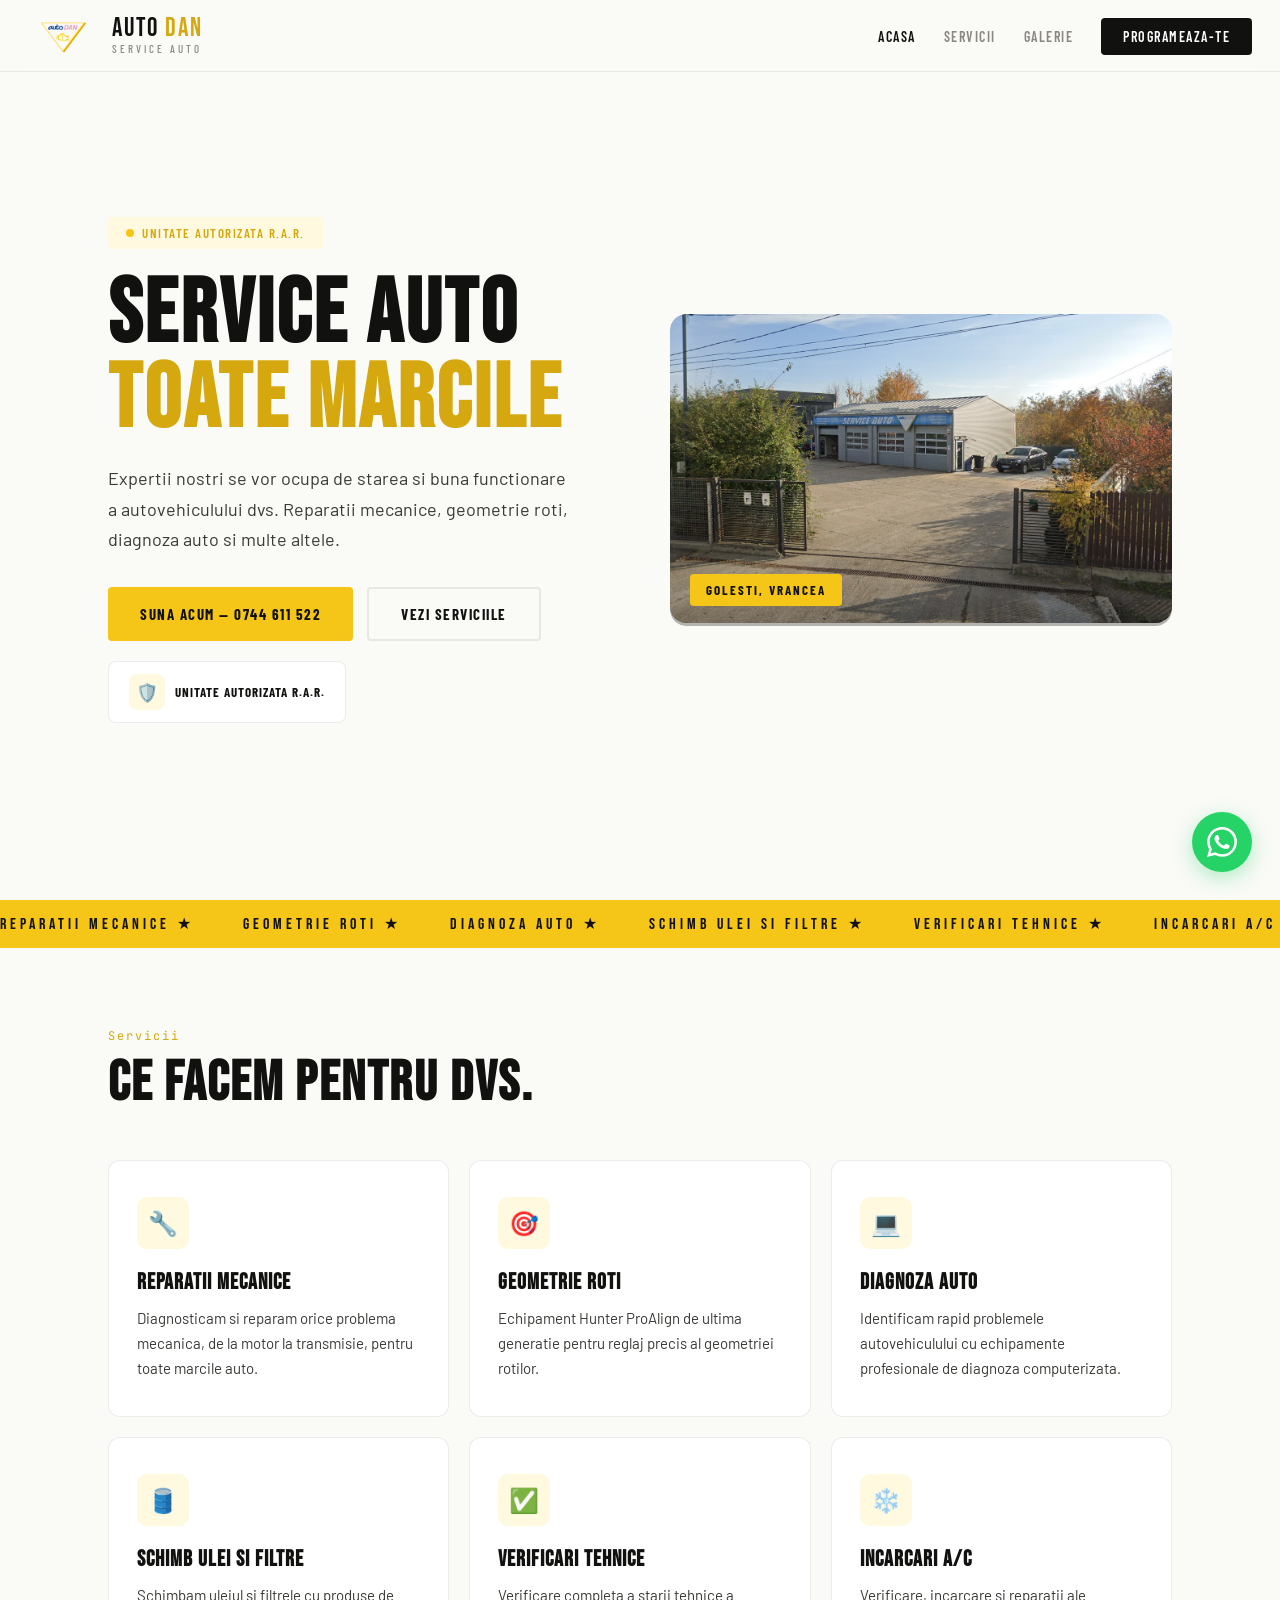
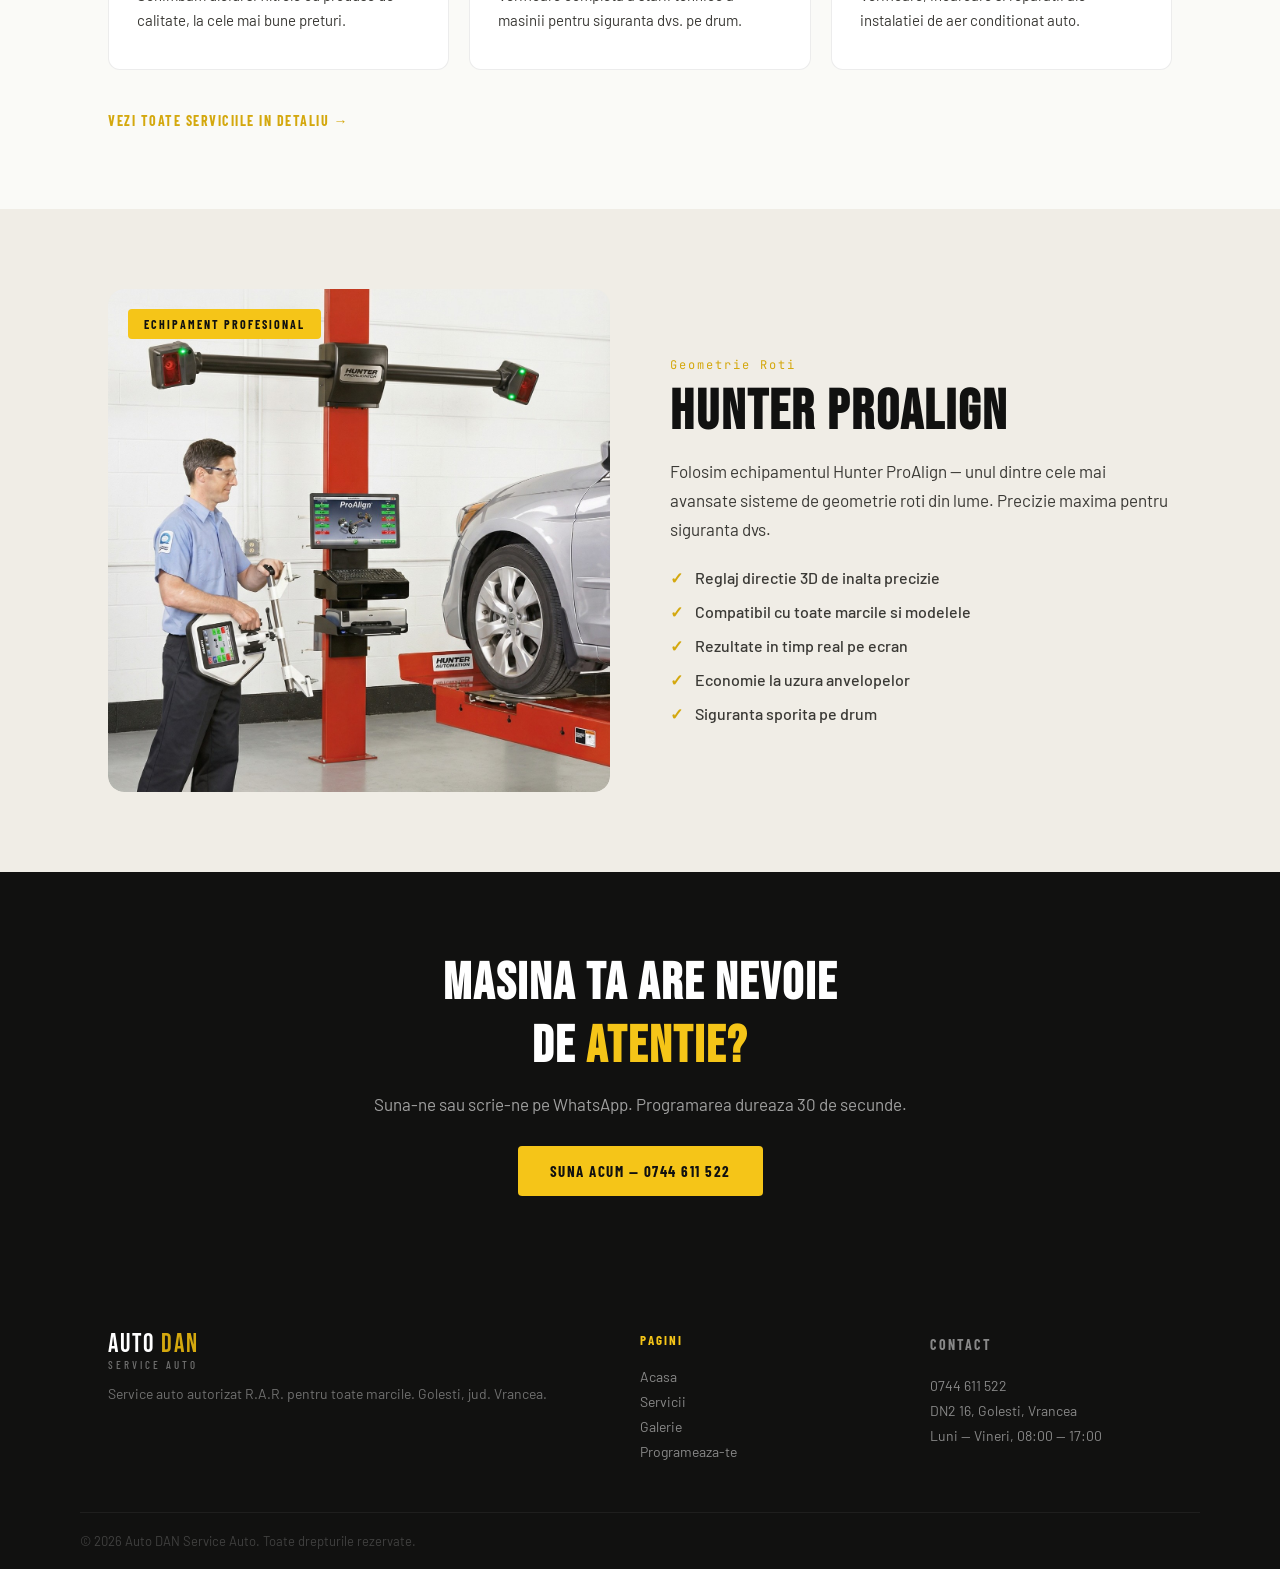
<file: index.html>
<!DOCTYPE html>
<html lang="ro">
<head>
<meta charset="UTF-8">
<meta name="viewport" content="width=device-width, initial-scale=1.0">
<title>Auto DAN — Service Auto Golesti</title>
<link rel="stylesheet" href="style.css">
</head>
<body>

<!-- NAV -->
<nav>
  <a href="index.html" class="logo-wrap">
    <img src="logo.png" alt="Auto DAN" class="logo-img">
    <div class="logo-text">
      <div class="logo-name">AUTO <span>DAN</span></div>
      <div class="logo-sub">Service Auto</div>
    </div>
  </a>
  <ul class="nav-links">
    <li><a href="index.html" class="active">Acasa</a></li>
    <li><a href="servicii.html">Servicii</a></li>
    <li><a href="galerie.html">Galerie</a></li>
    <li><a href="contact.html" class="cta-link">Programeaza-te</a></li>
  </ul>
  <button class="hamburger" id="hamburger" aria-label="Meniu"><span></span><span></span><span></span></button>
</nav>

<!-- MOBILE MENU -->
<div class="mobile-menu" id="mobileMenu">
  <div class="mobile-menu-inner">
    <a href="index.html" class="mobile-link active">Acasa</a>
    <a href="servicii.html" class="mobile-link">Servicii</a>
    <a href="galerie.html" class="mobile-link">Galerie</a>
    <a href="contact.html" class="mobile-link">Programeaza-te</a>
    <div class="mobile-menu-footer">
      <p>0744 611 522</p>
      <p>DN2 16, Golesti</p>
    </div>
  </div>
</div>

<!-- HERO -->
<header class="hero">
  <div class="container">
    <div class="hero-grid">
      <div>
        <div class="hero-badge anim">
          <div class="hero-badge-dot"></div>
          <span class="hero-badge-text">Unitate autorizata R.A.R.</span>
        </div>
        <h1 class="hero-title anim anim-d1">SERVICE AUTO<br><span class="yellow">TOATE MARCILE</span></h1>
        <p class="hero-desc anim anim-d2">Expertii nostri se vor ocupa de starea si buna functionare a autovehiculului dvs. Reparatii mecanice, geometrie roti, diagnoza auto si multe altele.</p>
        <div class="hero-buttons anim anim-d3">
          <a href="tel:0744611522" class="btn-primary btn-yellow">Suna acum — 0744 611 522</a>
          <a href="servicii.html" class="btn-outline">Vezi serviciile</a>
        </div>
        <div class="auth-badge anim anim-d3">
          <div class="auth-badge-icon">🛡️</div>
          <span class="auth-badge-text">Unitate autorizata R.A.R.</span>
        </div>
      </div>
      <div class="hero-image anim anim-d2">
        <img src="afara1.png" alt="Service Auto DAN - exterior">
        <div class="hero-tag">Golesti, Vrancea</div>
      </div>
    </div>
  </div>
</header>

<!-- YELLOW STRIPE -->
<div class="yellow-stripe">
  <div class="stripe-content">
    <span>REPARATII MECANICE ★</span>
    <span>GEOMETRIE ROTI ★</span>
    <span>DIAGNOZA AUTO ★</span>
    <span>SCHIMB ULEI SI FILTRE ★</span>
    <span>VERIFICARI TEHNICE ★</span>
    <span>INCARCARI A/C ★</span>
    <span>REGLAJ DIRECTIE 3D ★</span>
    <span>TOATE MARCILE ★</span>
    <span>REPARATII MECANICE ★</span>
    <span>GEOMETRIE ROTI ★</span>
    <span>DIAGNOZA AUTO ★</span>
    <span>SCHIMB ULEI SI FILTRE ★</span>
    <span>VERIFICARI TEHNICE ★</span>
    <span>INCARCARI A/C ★</span>
    <span>REGLAJ DIRECTIE 3D ★</span>
    <span>TOATE MARCILE ★</span>
  </div>
</div>

<!-- SERVICII PREVIEW -->
<section style="padding: 80px 0;">
  <div class="container">
    <div class="section-header anim">
      <span class="section-label">Servicii</span>
      <h2 class="section-title">CE FACEM <span class="yellow">PENTRU DVS.</span></h2>
    </div>

    <div class="services-grid">
      <div class="service-card anim">
        <div class="sc-icon">🔧</div>
        <h3 class="sc-name">REPARATII MECANICE</h3>
        <p class="sc-desc">Diagnosticam si reparam orice problema mecanica, de la motor la transmisie, pentru toate marcile auto.</p>
      </div>
      <div class="service-card anim anim-d1">
        <div class="sc-icon">🎯</div>
        <h3 class="sc-name">GEOMETRIE ROTI</h3>
        <p class="sc-desc">Echipament Hunter ProAlign de ultima generatie pentru reglaj precis al geometriei rotilor.</p>
      </div>
      <div class="service-card anim anim-d2">
        <div class="sc-icon">💻</div>
        <h3 class="sc-name">DIAGNOZA AUTO</h3>
        <p class="sc-desc">Identificam rapid problemele autovehiculului cu echipamente profesionale de diagnoza computerizata.</p>
      </div>
      <div class="service-card anim">
        <div class="sc-icon">🛢️</div>
        <h3 class="sc-name">SCHIMB ULEI SI FILTRE</h3>
        <p class="sc-desc">Schimbam uleiul si filtrele cu produse de calitate, la cele mai bune preturi.</p>
      </div>
      <div class="service-card anim anim-d1">
        <div class="sc-icon">✅</div>
        <h3 class="sc-name">VERIFICARI TEHNICE</h3>
        <p class="sc-desc">Verificare completa a starii tehnice a masinii pentru siguranta dvs. pe drum.</p>
      </div>
      <div class="service-card anim anim-d2">
        <div class="sc-icon">❄️</div>
        <h3 class="sc-name">INCARCARI A/C</h3>
        <p class="sc-desc">Verificare, incarcare si reparatii ale instalatiei de aer conditionat auto.</p>
      </div>
    </div>

    <div style="margin-top: 40px;" class="anim">
      <a href="servicii.html" style="font-family: var(--font-condensed); font-size: 14px; font-weight: 700; letter-spacing: 1.5px; text-transform: uppercase; color: var(--yellow-dark); text-decoration: none;">Vezi toate serviciile in detaliu →</a>
    </div>
  </div>
</section>

<!-- GEOMETRIE FEATURE -->
<section class="feature-section" style="background: var(--sand); padding: 80px 0;">
  <div class="container">
    <div class="feature-grid">
      <div class="feature-image anim">
        <img src="hunter.jpg" alt="Hunter ProAlign - Geometrie Roti">
        <div class="feature-badge">Echipament profesional</div>
      </div>
      <div class="anim anim-d1">
        <span class="section-label">Geometrie Roti</span>
        <h2 class="section-title">HUNTER <span class="yellow">PROALIGN</span></h2>
        <p class="section-desc">Folosim echipamentul Hunter ProAlign — unul dintre cele mai avansate sisteme de geometrie roti din lume. Precizie maxima pentru siguranta dvs.</p>
        <ul class="feature-list">
          <li>Reglaj directie 3D de inalta precizie</li>
          <li>Compatibil cu toate marcile si modelele</li>
          <li>Rezultate in timp real pe ecran</li>
          <li>Economie la uzura anvelopelor</li>
          <li>Siguranta sporita pe drum</li>
        </ul>
      </div>
    </div>
  </div>
</section>

<!-- CTA BAND -->
<section class="cta-band">
  <div class="container">
    <div class="cta-content anim">
      <h2 class="cta-title">MASINA TA ARE NEVOIE<br>DE <span class="yellow">ATENTIE?</span></h2>
      <p class="cta-desc">Suna-ne sau scrie-ne pe WhatsApp. Programarea dureaza 30 de secunde.</p>
      <a href="tel:0744611522" class="btn-primary btn-yellow">Suna acum — 0744 611 522</a>
    </div>
  </div>
</section>

<!-- FOOTER -->
<footer class="site-footer">
  <div class="container footer-grid">
    <div class="footer-brand">
      <div class="logo-text">
        <div class="logo-name">AUTO <span>DAN</span></div>
        <div class="logo-sub">Service Auto</div>
      </div>
      <p class="footer-tagline">Service auto autorizat R.A.R. pentru toate marcile. Golesti, jud. Vrancea.</p>
    </div>
    <div class="footer-nav">
      <p class="footer-heading">Pagini</p>
      <a href="index.html">Acasa</a>
      <a href="servicii.html">Servicii</a>
      <a href="galerie.html">Galerie</a>
      <a href="contact.html">Programeaza-te</a>
    </div>
    <div class="footer-contact-col">
      <p class="footer-heading">Contact</p>
      <a href="tel:0744611522">0744 611 522</a>
      <p>DN2 16, Golesti, Vrancea</p>
      <p>Luni — Vineri, 08:00 — 17:00</p>
    </div>
  </div>
  <div class="container footer-bottom">
    <p>&copy; 2026 Auto DAN Service Auto. Toate drepturile rezervate.</p>
  </div>
</footer>

<!-- WHATSAPP FLOAT -->
<a href="https://wa.me/40744611522?text=Salut!%20As%20vrea%20sa%20fac%20o%20programare." target="_blank" class="whatsapp-float" aria-label="WhatsApp">
  <svg viewBox="0 0 24 24"><path d="M17.472 14.382c-.297-.149-1.758-.867-2.03-.967-.273-.099-.471-.148-.67.15-.197.297-.767.966-.94 1.164-.173.199-.347.223-.644.075-.297-.15-1.255-.463-2.39-1.475-.883-.788-1.48-1.761-1.653-2.059-.173-.297-.018-.458.13-.606.134-.133.298-.347.446-.52.149-.174.198-.298.298-.497.099-.198.05-.371-.025-.52-.075-.149-.669-1.612-.916-2.207-.242-.579-.487-.5-.669-.51-.173-.008-.371-.01-.57-.01-.198 0-.52.074-.792.372-.272.297-1.04 1.016-1.04 2.479 0 1.462 1.065 2.875 1.213 3.074.149.198 2.096 3.2 5.077 4.487.709.306 1.262.489 1.694.625.712.227 1.36.195 1.871.118.571-.085 1.758-.719 2.006-1.413.248-.694.248-1.289.173-1.413-.074-.124-.272-.198-.57-.347m-5.421 7.403h-.004a9.87 9.87 0 01-5.031-1.378l-.361-.214-3.741.982.998-3.648-.235-.374a9.86 9.86 0 01-1.51-5.26c.001-5.45 4.436-9.884 9.888-9.884 2.64 0 5.122 1.03 6.988 2.898a9.825 9.825 0 012.893 6.994c-.003 5.45-4.437 9.884-9.885 9.884m8.413-18.297A11.815 11.815 0 0012.05 0C5.495 0 .16 5.335.157 11.892c0 2.096.547 4.142 1.588 5.945L.057 24l6.305-1.654a11.882 11.882 0 005.683 1.448h.005c6.554 0 11.89-5.335 11.893-11.893a11.821 11.821 0 00-3.48-8.413z"/></svg>
</a>

<script src="main.js"></script>
</body>
</html>
</file>
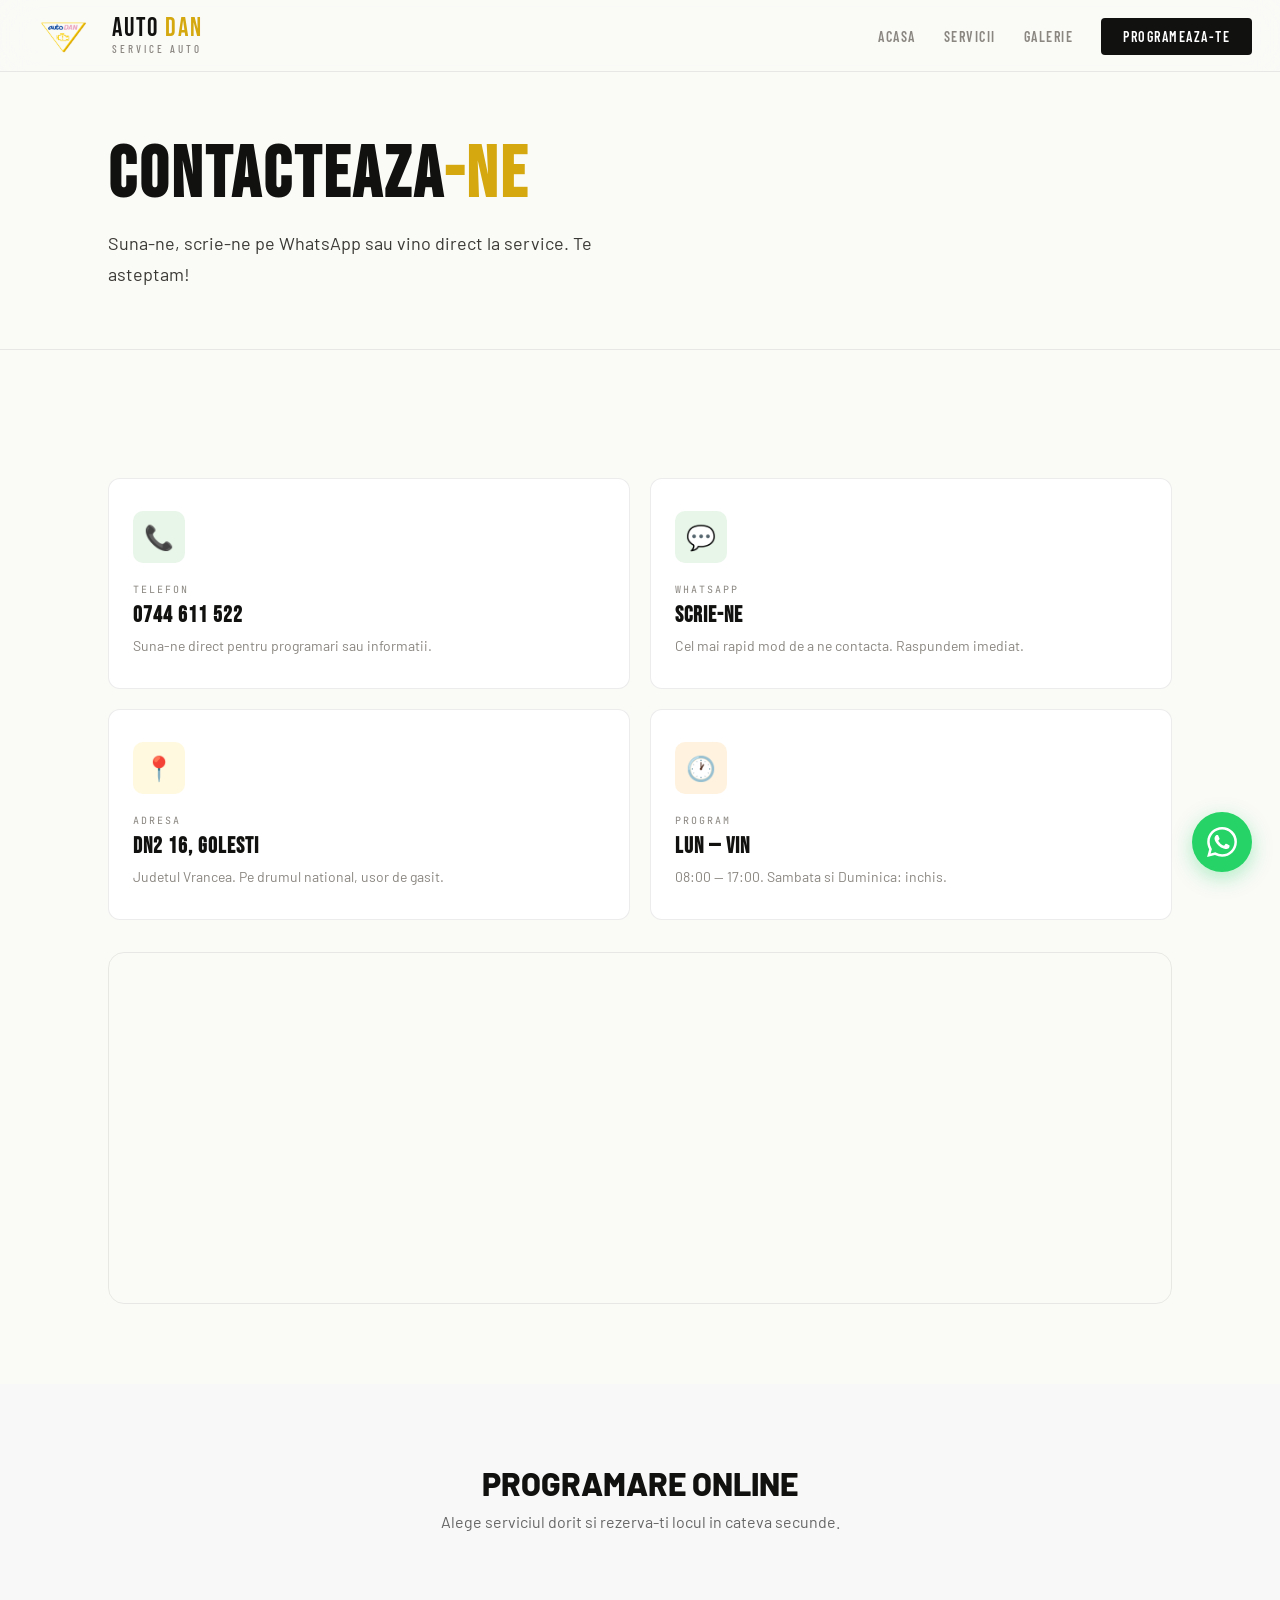
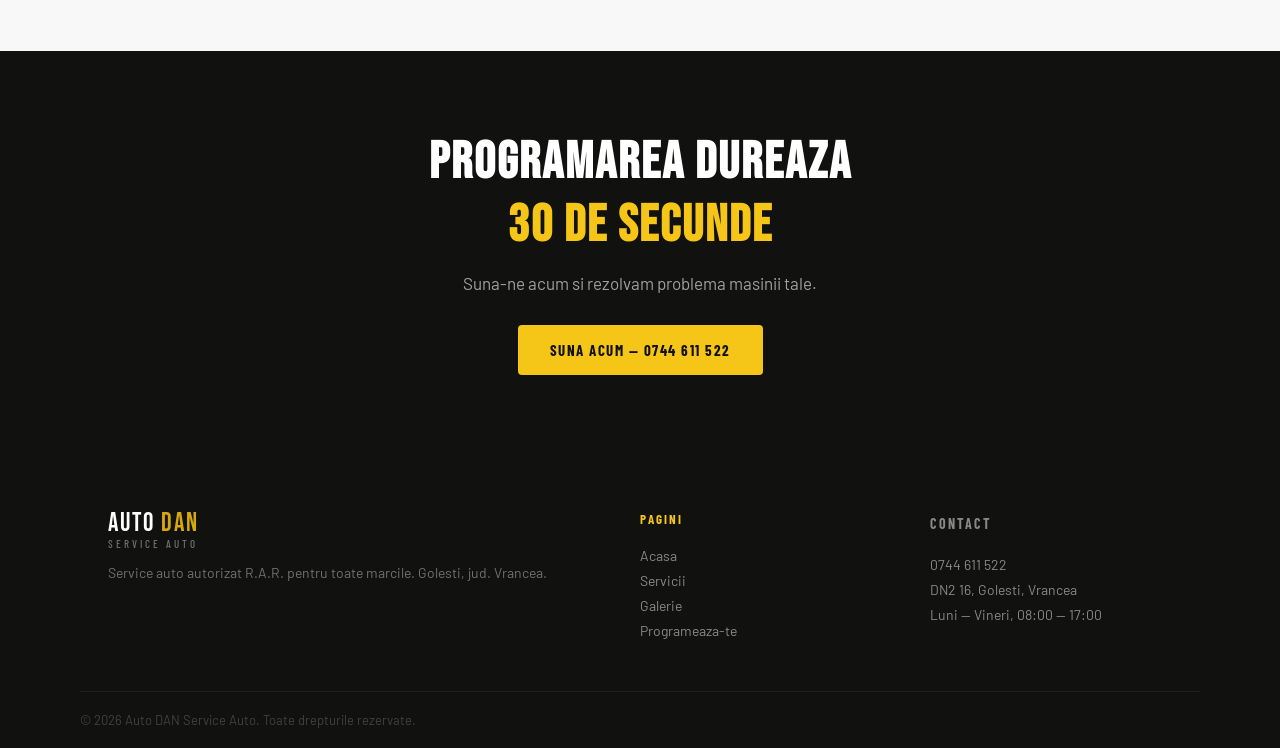
<file: contact.html>
<!DOCTYPE html>
<html lang="ro">
<head>
  <meta charset="UTF-8">
  <meta name="viewport" content="width=device-width, initial-scale=1.0">
  <title>Contact — Auto DAN Service Auto</title>
  <link rel="stylesheet" href="style.css">
</head>
<body>

  <nav>
    <a href="index.html" class="logo-wrap">
      <img src="logo.png" alt="Auto DAN" class="logo-img">
      <div class="logo-text">
        <div class="logo-name">AUTO <span>DAN</span></div>
        <div class="logo-sub">Service Auto</div>
      </div>
    </a>
    <ul class="nav-links">
      <li><a href="index.html">Acasa</a></li>
      <li><a href="servicii.html">Servicii</a></li>
      <li><a href="galerie.html">Galerie</a></li>
      <li><a href="contact.html" class="cta-link active">Programeaza-te</a></li>
    </ul>
    <button class="hamburger" id="hamburger" aria-label="Meniu"><span></span><span></span><span></span></button>
  </nav>

  <div class="mobile-menu" id="mobileMenu">
    <div class="mobile-menu-inner">
      <a href="index.html" class="mobile-link">Acasa</a>
      <a href="servicii.html" class="mobile-link">Servicii</a>
      <a href="galerie.html" class="mobile-link">Galerie</a>
      <a href="contact.html" class="mobile-link active">Programeaza-te</a>
      <div class="mobile-menu-footer">
        <p>0744 611 522</p>
        <p>DN2 16, Golesti</p>
      </div>
    </div>
  </div>

  <div class="page-header">
    <div class="container">
      <h1 class="page-title anim">CONTACTEAZA<span class="yellow">-NE</span></h1>
      <p class="page-subtitle anim anim-d1">Suna-ne, scrie-ne pe WhatsApp sau vino direct la service. Te asteptam!</p>
    </div>
  </div>

  <section style="padding: 80px 0;">
    <div class="container">
      <div class="contact-cards">

        <a href="tel:0744611522" class="contact-card anim">
          <div class="cc-icon phone">📞</div>
          <p class="cc-label">Telefon</p>
          <h3 class="cc-value">0744 611 522</h3>
          <p class="cc-hint">Suna-ne direct pentru programari sau informatii.</p>
        </a>

        <a href="https://wa.me/40744611522?text=Salut!%20As%20vrea%20sa%20fac%20o%20programare." target="_blank" class="contact-card anim anim-d1">
          <div class="cc-icon whatsapp">💬</div>
          <p class="cc-label">WhatsApp</p>
          <h3 class="cc-value">SCRIE-NE</h3>
          <p class="cc-hint">Cel mai rapid mod de a ne contacta. Raspundem imediat.</p>
        </a>

        <a href="https://maps.google.com/?q=DN2+16+Golesti+Vrancea" target="_blank" class="contact-card anim">
          <div class="cc-icon location">📍</div>
          <p class="cc-label">Adresa</p>
          <h3 class="cc-value">DN2 16, GOLESTI</h3>
          <p class="cc-hint">Judetul Vrancea. Pe drumul national, usor de gasit.</p>
        </a>

        <div class="contact-card anim anim-d1">
          <div class="cc-icon clock">🕐</div>
          <p class="cc-label">Program</p>
          <h3 class="cc-value">LUN — VIN</h3>
          <p class="cc-hint">08:00 — 17:00. Sambata si Duminica: inchis.</p>
        </div>

      </div>

      <div class="map-wrap anim">
        <iframe src="https://www.google.com/maps/embed?pb=!1m18!1m12!1m3!1d1500!2d27.16767!3d45.670721!2m3!1f0!2f0!3f0!3m2!1i1024!2i768!4f13.1!3m3!1m2!1s0x40b4191152850ae5%3A0x3910eafadc8f2f8d!2sAuto%20dan!5e0!3m2!1sro!2sro!4v1" allowfullscreen="" loading="lazy" referrerpolicy="no-referrer-when-downgrade"></iframe>
      </div>

    </div>
  </section>

  <section style="padding: 80px 0; background: #f8f8f8;">
    <div class="container">
      <div style="text-align: center; margin-bottom: 40px;">
        <h2 style="font-size: 2rem; font-weight: 800; text-transform: uppercase;">PROGRAMARE <span class="yellow">ONLINE</span></h2>
        <p style="color: #666; margin-top: 10px;">Alege serviciul dorit si rezerva-ti locul in cateva secunde.</p>
      </div>
      <script src="//widget.simplybook.it/v2/widget/widget.js" type="text/javascript"></script>
      <script type="text/javascript">
        var widget = new SimplybookWidget({"widget_type":"iframe","url":"https:\/\/autodan.simplybook.it","theme":"default","theme_settings":{"timeline_hide_unavailable":"1","hide_past_days":"0","timeline_show_end_time":"0","timeline_modern_display":"as_slots","sb_base_color":"#dd3649","display_item_mode":"block","booking_nav_bg_color":"#dd3649","body_bg_color":"#f2f2f2","sb_review_image":"","dark_font_color":"#474747","light_font_color":"#f5fcff","btn_color_1":"#dd3649","sb_company_label_color":"#552f34","hide_img_mode":"1","show_sidebar":"1","sb_busy":"#c7b3b3","sb_available":"#d6ebff"},"timeline":"modern","datepicker":"top_calendar","is_rtl":false,"app_config":{"clear_session":0,"allow_switch_to_ada":0,"predefined":[]}});
      </script>
    </div>
  </section>

  <section class="cta-band">
    <div class="container">
      <div class="cta-content anim">
        <h2 class="cta-title">PROGRAMAREA DUREAZA<br><span class="yellow">30 DE SECUNDE</span></h2>
        <p class="cta-desc">Suna-ne acum si rezolvam problema masinii tale.</p>
        <a href="tel:0744611522" class="btn-primary btn-yellow">Suna acum — 0744 611 522</a>
      </div>
    </div>
  </section>

  <footer class="site-footer">
    <div class="container footer-grid">
      <div class="footer-brand">
        <div class="logo-text">
          <div class="logo-name">AUTO <span>DAN</span></div>
          <div class="logo-sub">Service Auto</div>
        </div>
        <p class="footer-tagline">Service auto autorizat R.A.R. pentru toate marcile. Golesti, jud. Vrancea.</p>
      </div>
      <div class="footer-nav">
        <p class="footer-heading">Pagini</p>
        <a href="index.html">Acasa</a>
        <a href="servicii.html">Servicii</a>
        <a href="galerie.html">Galerie</a>
        <a href="contact.html">Programeaza-te</a>
      </div>
      <div class="footer-contact-col">
        <p class="footer-heading">Contact</p>
        <a href="tel:0744611522">0744 611 522</a>
        <p>DN2 16, Golesti, Vrancea</p>
        <p>Luni — Vineri, 08:00 — 17:00</p>
      </div>
    </div>
    <div class="container footer-bottom">
      <p>&copy; 2026 Auto DAN Service Auto. Toate drepturile rezervate.</p>
    </div>
  </footer>

  <a href="https://wa.me/40744611522?text=Salut!%20As%20vrea%20sa%20fac%20o%20programare." target="_blank" class="whatsapp-float" aria-label="WhatsApp">
    <svg viewBox="0 0 24 24"><path d="M17.472 14.382c-.297-.149-1.758-.867-2.03-.967-.273-.099-.471-.148-.67.15-.197.297-.767.966-.94 1.164-.173.199-.347.223-.644.075-.297-.15-1.255-.463-2.39-1.475-.883-.788-1.48-1.761-1.653-2.059-.173-.297-.018-.458.13-.606.134-.133.298-.347.446-.52.149-.174.198-.298.298-.497.099-.198.05-.371-.025-.52-.075-.149-.669-1.612-.916-2.207-.242-.579-.487-.5-.669-.51-.173-.008-.371-.01-.57-.01-.198 0-.52.074-.792.372-.272.297-1.04 1.016-1.04 2.479 0 1.462 1.065 2.875 1.213 3.074.149.198 2.096 3.2 5.077 4.487.709.306 1.262.489 1.694.625.712.227 1.36.195 1.871.118.571-.085 1.758-.719 2.006-1.413.248-.694.248-1.289.173-1.413-.074-.124-.272-.198-.57-.347m-5.421 7.403h-.004a9.87 9.87 0 01-5.031-1.378l-.361-.214-3.741.982.998-3.648-.235-.374a9.86 9.86 0 01-1.51-5.26c.001-5.45 4.436-9.884 9.888-9.884 2.64 0 5.122 1.03 6.988 2.898a9.825 9.825 0 012.893 6.994c-.003 5.45-4.437 9.884-9.885 9.884m8.413-18.297A11.815 11.815 0 0012.05 0C5.495 0 .16 5.335.157 11.892c0 2.096.547 4.142 1.588 5.945L.057 24l6.305-1.654a11.882 11.882 0 005.683 1.448h.005c6.554 0 11.89-5.335 11.893-11.893a11.821 11.821 0 00-3.48-8.413z"/></svg>
  </a>

  <script src="main.js"></script>
</body>
</html>
</file>
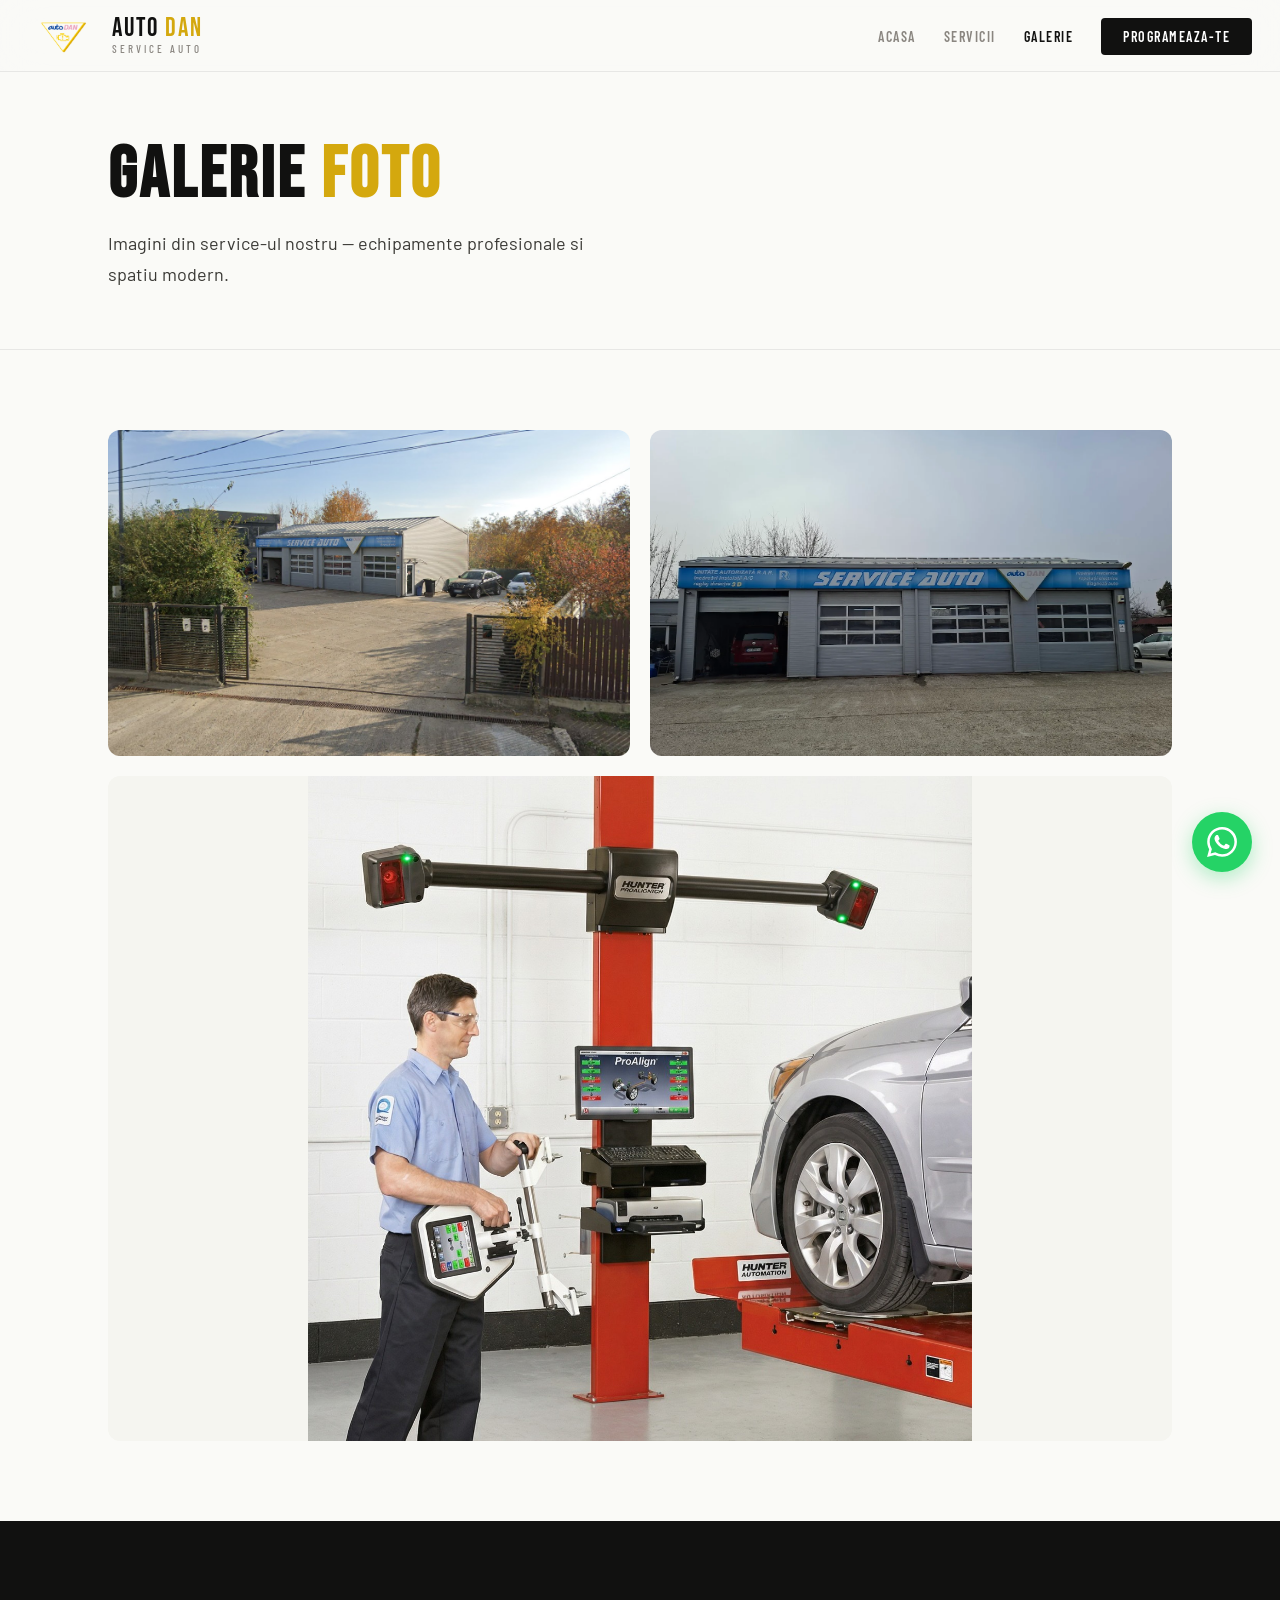
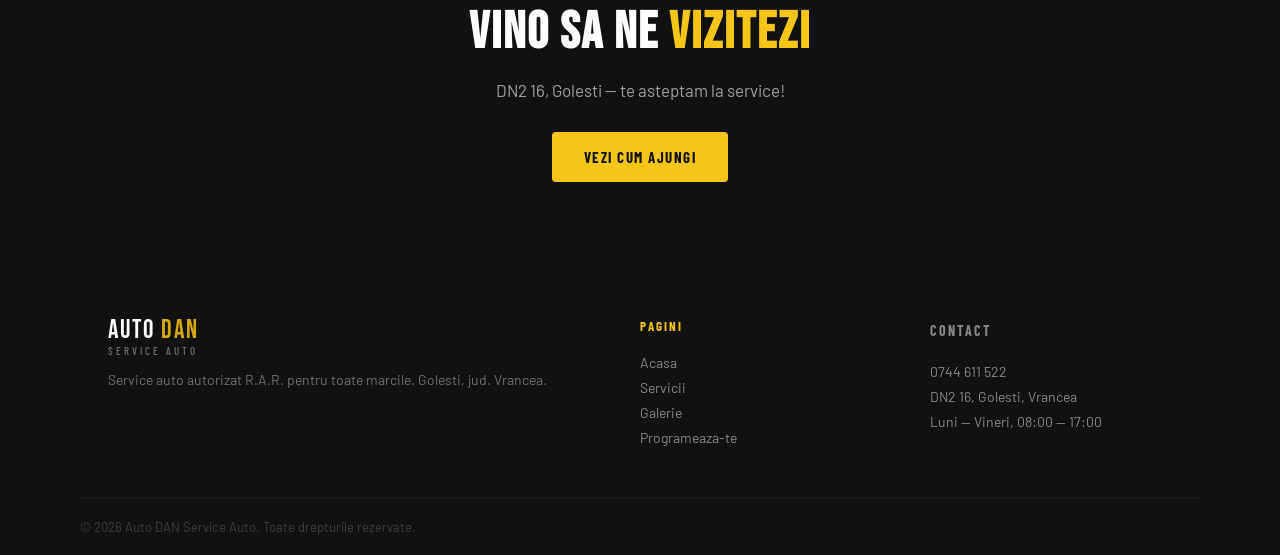
<file: galerie.html>
<!DOCTYPE html>
<html lang="ro">
<head>
<meta charset="UTF-8">
<meta name="viewport" content="width=device-width, initial-scale=1.0">
<title>Galerie — Auto DAN Service Auto</title>
<link rel="stylesheet" href="style.css">
</head>
<body>

<nav>
  <a href="index.html" class="logo-wrap">
    <img src="logo.png" alt="Auto DAN" class="logo-img">
    <div class="logo-text">
      <div class="logo-name">AUTO <span>DAN</span></div>
      <div class="logo-sub">Service Auto</div>
    </div>
  </a>
  <ul class="nav-links">
    <li><a href="index.html">Acasa</a></li>
    <li><a href="servicii.html">Servicii</a></li>
    <li><a href="galerie.html" class="active">Galerie</a></li>
    <li><a href="contact.html" class="cta-link">Programeaza-te</a></li>
  </ul>
  <button class="hamburger" id="hamburger" aria-label="Meniu"><span></span><span></span><span></span></button>
</nav>

<div class="mobile-menu" id="mobileMenu">
  <div class="mobile-menu-inner">
    <a href="index.html" class="mobile-link">Acasa</a>
    <a href="servicii.html" class="mobile-link">Servicii</a>
    <a href="galerie.html" class="mobile-link active">Galerie</a>
    <a href="contact.html" class="mobile-link">Programeaza-te</a>
    <div class="mobile-menu-footer">
      <p>0744 611 522</p>
      <p>DN2 16, Golesti</p>
    </div>
  </div>
</div>

<div class="page-header">
  <div class="container">
    <h1 class="page-title anim">GALERIE <span class="yellow">FOTO</span></h1>
    <p class="page-subtitle anim anim-d1">Imagini din service-ul nostru — echipamente profesionale si spatiu modern.</p>
  </div>
</div>

<section style="padding: 80px 0;">
  <div class="container">
    <div class="gallery-grid">
      <div class="gallery-item anim">
        <img src="afara1.png" alt="Service Auto DAN - fatada">
      </div>
      <div class="gallery-item anim anim-d1">
        <img src="afara2.webp" alt="Service Auto DAN - exterior">
      </div>
      <div class="gallery-item anim" style="grid-column: span 2;">
        <img src="hunter.jpg" alt="Hunter ProAlign - Geometrie Roti" style="object-fit: contain; background: #f5f5f0;">
      </div>
    </div>
  </div>
</section>

<section class="cta-band">
  <div class="container">
    <div class="cta-content anim">
      <h2 class="cta-title">VINO SA NE <span class="yellow">VIZITEZI</span></h2>
      <p class="cta-desc">DN2 16, Golesti — te asteptam la service!</p>
      <a href="contact.html" class="btn-primary btn-yellow">Vezi cum ajungi</a>
    </div>
  </div>
</section>

<footer class="site-footer">
  <div class="container footer-grid">
    <div class="footer-brand">
      <div class="logo-text">
        <div class="logo-name">AUTO <span>DAN</span></div>
        <div class="logo-sub">Service Auto</div>
      </div>
      <p class="footer-tagline">Service auto autorizat R.A.R. pentru toate marcile. Golesti, jud. Vrancea.</p>
    </div>
    <div class="footer-nav">
      <p class="footer-heading">Pagini</p>
      <a href="index.html">Acasa</a>
      <a href="servicii.html">Servicii</a>
      <a href="galerie.html">Galerie</a>
      <a href="contact.html">Programeaza-te</a>
    </div>
    <div class="footer-contact-col">
      <p class="footer-heading">Contact</p>
      <a href="tel:0744611522">0744 611 522</a>
      <p>DN2 16, Golesti, Vrancea</p>
      <p>Luni — Vineri, 08:00 — 17:00</p>
    </div>
  </div>
  <div class="container footer-bottom">
    <p>&copy; 2026 Auto DAN Service Auto. Toate drepturile rezervate.</p>
  </div>
</footer>

<a href="https://wa.me/40744611522?text=Salut!%20As%20vrea%20sa%20fac%20o%20programare." target="_blank" class="whatsapp-float" aria-label="WhatsApp">
  <svg viewBox="0 0 24 24"><path d="M17.472 14.382c-.297-.149-1.758-.867-2.03-.967-.273-.099-.471-.148-.67.15-.197.297-.767.966-.94 1.164-.173.199-.347.223-.644.075-.297-.15-1.255-.463-2.39-1.475-.883-.788-1.48-1.761-1.653-2.059-.173-.297-.018-.458.13-.606.134-.133.298-.347.446-.52.149-.174.198-.298.298-.497.099-.198.05-.371-.025-.52-.075-.149-.669-1.612-.916-2.207-.242-.579-.487-.5-.669-.51-.173-.008-.371-.01-.57-.01-.198 0-.52.074-.792.372-.272.297-1.04 1.016-1.04 2.479 0 1.462 1.065 2.875 1.213 3.074.149.198 2.096 3.2 5.077 4.487.709.306 1.262.489 1.694.625.712.227 1.36.195 1.871.118.571-.085 1.758-.719 2.006-1.413.248-.694.248-1.289.173-1.413-.074-.124-.272-.198-.57-.347m-5.421 7.403h-.004a9.87 9.87 0 01-5.031-1.378l-.361-.214-3.741.982.998-3.648-.235-.374a9.86 9.86 0 01-1.51-5.26c.001-5.45 4.436-9.884 9.888-9.884 2.64 0 5.122 1.03 6.988 2.898a9.825 9.825 0 012.893 6.994c-.003 5.45-4.437 9.884-9.885 9.884m8.413-18.297A11.815 11.815 0 0012.05 0C5.495 0 .16 5.335.157 11.892c0 2.096.547 4.142 1.588 5.945L.057 24l6.305-1.654a11.882 11.882 0 005.683 1.448h.005c6.554 0 11.89-5.335 11.893-11.893a11.821 11.821 0 00-3.48-8.413z"/></svg>
</a>

<script src="main.js"></script>
</body>
</html>
</file>
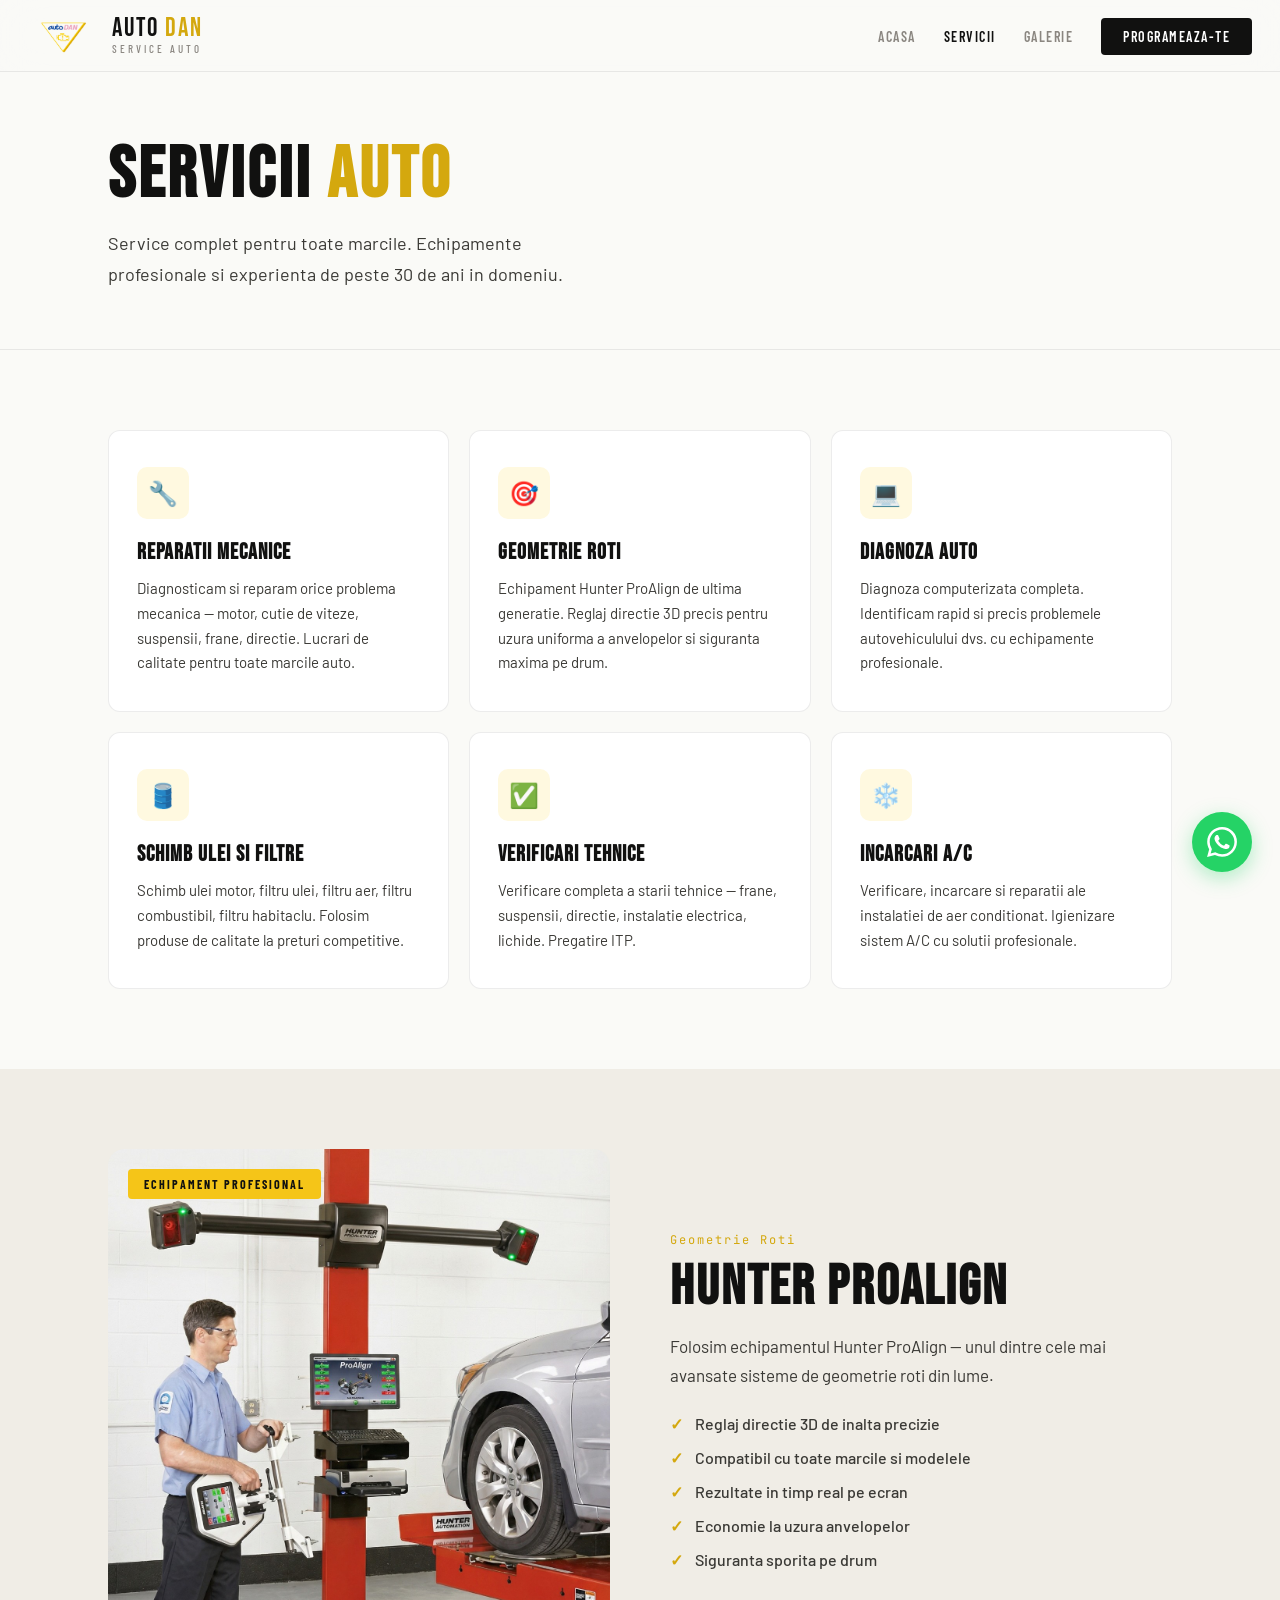
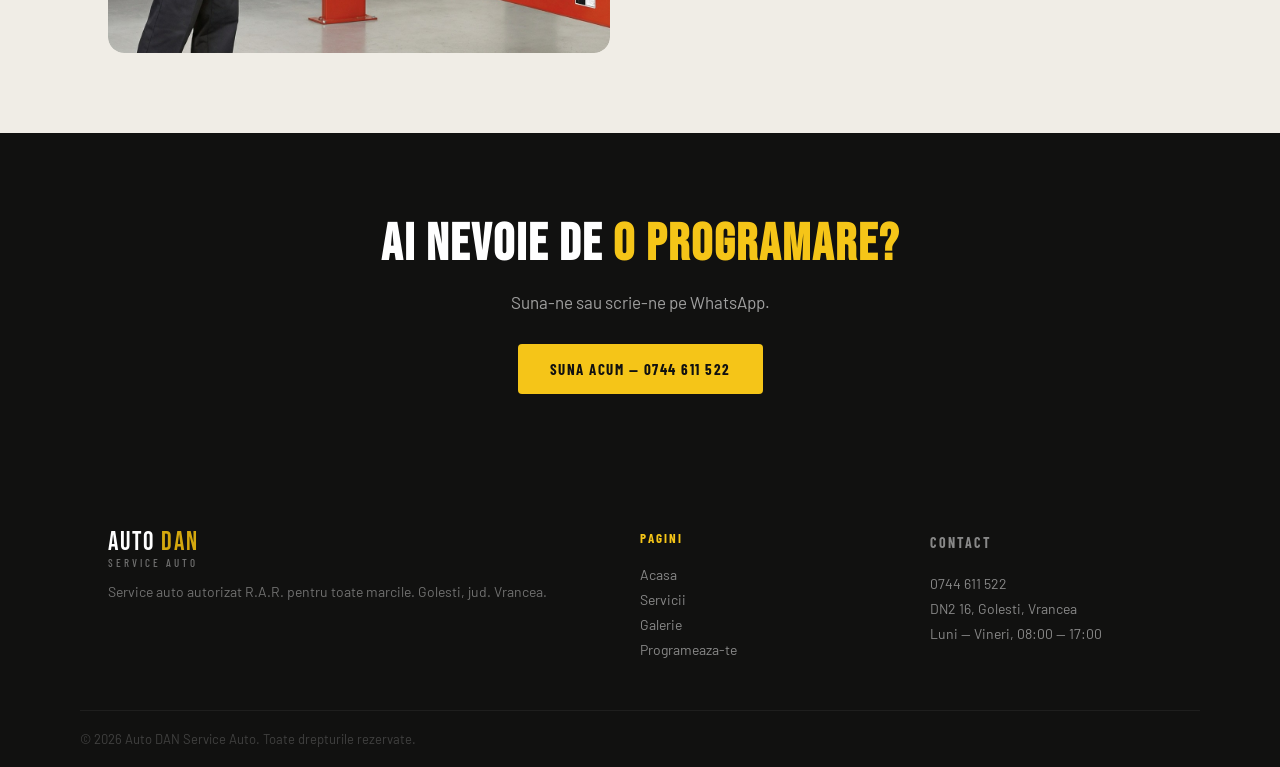
<file: servicii.html>
<!DOCTYPE html>
<html lang="ro">
<head>
<meta charset="UTF-8">
<meta name="viewport" content="width=device-width, initial-scale=1.0">
<title>Servicii — Auto DAN Service Auto</title>
<link rel="stylesheet" href="style.css">
</head>
<body>

<nav>
  <a href="index.html" class="logo-wrap">
    <img src="logo.png" alt="Auto DAN" class="logo-img">
    <div class="logo-text">
      <div class="logo-name">AUTO <span>DAN</span></div>
      <div class="logo-sub">Service Auto</div>
    </div>
  </a>
  <ul class="nav-links">
    <li><a href="index.html">Acasa</a></li>
    <li><a href="servicii.html" class="active">Servicii</a></li>
    <li><a href="galerie.html">Galerie</a></li>
    <li><a href="contact.html" class="cta-link">Programeaza-te</a></li>
  </ul>
  <button class="hamburger" id="hamburger" aria-label="Meniu"><span></span><span></span><span></span></button>
</nav>

<div class="mobile-menu" id="mobileMenu">
  <div class="mobile-menu-inner">
    <a href="index.html" class="mobile-link">Acasa</a>
    <a href="servicii.html" class="mobile-link active">Servicii</a>
    <a href="galerie.html" class="mobile-link">Galerie</a>
    <a href="contact.html" class="mobile-link">Programeaza-te</a>
    <div class="mobile-menu-footer">
      <p>0744 611 522</p>
      <p>DN2 16, Golesti</p>
    </div>
  </div>
</div>

<div class="page-header">
  <div class="container">
    <h1 class="page-title anim">SERVICII <span class="yellow">AUTO</span></h1>
    <p class="page-subtitle anim anim-d1">Service complet pentru toate marcile. Echipamente profesionale si experienta de peste 30 de ani in domeniu.</p>
  </div>
</div>

<section style="padding: 80px 0;">
  <div class="container">
    <div class="services-grid">
      <div class="service-card anim">
        <div class="sc-icon">🔧</div>
        <h3 class="sc-name">REPARATII MECANICE</h3>
        <p class="sc-desc">Diagnosticam si reparam orice problema mecanica — motor, cutie de viteze, suspensii, frane, directie. Lucrari de calitate pentru toate marcile auto.</p>
      </div>
      <div class="service-card anim anim-d1">
        <div class="sc-icon">🎯</div>
        <h3 class="sc-name">GEOMETRIE ROTI</h3>
        <p class="sc-desc">Echipament Hunter ProAlign de ultima generatie. Reglaj directie 3D precis pentru uzura uniforma a anvelopelor si siguranta maxima pe drum.</p>
      </div>
      <div class="service-card anim anim-d2">
        <div class="sc-icon">💻</div>
        <h3 class="sc-name">DIAGNOZA AUTO</h3>
        <p class="sc-desc">Diagnoza computerizata completa. Identificam rapid si precis problemele autovehiculului dvs. cu echipamente profesionale.</p>
      </div>
      <div class="service-card anim">
        <div class="sc-icon">🛢️</div>
        <h3 class="sc-name">SCHIMB ULEI SI FILTRE</h3>
        <p class="sc-desc">Schimb ulei motor, filtru ulei, filtru aer, filtru combustibil, filtru habitaclu. Folosim produse de calitate la preturi competitive.</p>
      </div>
      <div class="service-card anim anim-d1">
        <div class="sc-icon">✅</div>
        <h3 class="sc-name">VERIFICARI TEHNICE</h3>
        <p class="sc-desc">Verificare completa a starii tehnice — frane, suspensii, directie, instalatie electrica, lichide. Pregatire ITP.</p>
      </div>
      <div class="service-card anim anim-d2">
        <div class="sc-icon">❄️</div>
        <h3 class="sc-name">INCARCARI A/C</h3>
        <p class="sc-desc">Verificare, incarcare si reparatii ale instalatiei de aer conditionat. Igienizare sistem A/C cu solutii profesionale.</p>
      </div>
    </div>
  </div>
</section>

<!-- GEOMETRIE FEATURE -->
<section class="feature-section" style="background: var(--sand); padding: 80px 0;">
  <div class="container">
    <div class="feature-grid">
      <div class="feature-image anim">
        <img src="hunter.jpg" alt="Hunter ProAlign - Geometrie Roti">
        <div class="feature-badge">Echipament profesional</div>
      </div>
      <div class="anim anim-d1">
        <span class="section-label">Geometrie Roti</span>
        <h2 class="section-title">HUNTER <span class="yellow">PROALIGN</span></h2>
        <p class="section-desc">Folosim echipamentul Hunter ProAlign — unul dintre cele mai avansate sisteme de geometrie roti din lume.</p>
        <ul class="feature-list">
          <li>Reglaj directie 3D de inalta precizie</li>
          <li>Compatibil cu toate marcile si modelele</li>
          <li>Rezultate in timp real pe ecran</li>
          <li>Economie la uzura anvelopelor</li>
          <li>Siguranta sporita pe drum</li>
        </ul>
      </div>
    </div>
  </div>
</section>

<section class="cta-band">
  <div class="container">
    <div class="cta-content anim">
      <h2 class="cta-title">AI NEVOIE DE <span class="yellow">O PROGRAMARE?</span></h2>
      <p class="cta-desc">Suna-ne sau scrie-ne pe WhatsApp.</p>
      <a href="tel:0744611522" class="btn-primary btn-yellow">Suna acum — 0744 611 522</a>
    </div>
  </div>
</section>

<footer class="site-footer">
  <div class="container footer-grid">
    <div class="footer-brand">
      <div class="logo-text">
        <div class="logo-name">AUTO <span>DAN</span></div>
        <div class="logo-sub">Service Auto</div>
      </div>
      <p class="footer-tagline">Service auto autorizat R.A.R. pentru toate marcile. Golesti, jud. Vrancea.</p>
    </div>
    <div class="footer-nav">
      <p class="footer-heading">Pagini</p>
      <a href="index.html">Acasa</a>
      <a href="servicii.html">Servicii</a>
      <a href="galerie.html">Galerie</a>
      <a href="contact.html">Programeaza-te</a>
    </div>
    <div class="footer-contact-col">
      <p class="footer-heading">Contact</p>
      <a href="tel:0744611522">0744 611 522</a>
      <p>DN2 16, Golesti, Vrancea</p>
      <p>Luni — Vineri, 08:00 — 17:00</p>
    </div>
  </div>
  <div class="container footer-bottom">
    <p>&copy; 2026 Auto DAN Service Auto. Toate drepturile rezervate.</p>
  </div>
</footer>

<a href="https://wa.me/40744611522?text=Salut!%20As%20vrea%20sa%20fac%20o%20programare." target="_blank" class="whatsapp-float" aria-label="WhatsApp">
  <svg viewBox="0 0 24 24"><path d="M17.472 14.382c-.297-.149-1.758-.867-2.03-.967-.273-.099-.471-.148-.67.15-.197.297-.767.966-.94 1.164-.173.199-.347.223-.644.075-.297-.15-1.255-.463-2.39-1.475-.883-.788-1.48-1.761-1.653-2.059-.173-.297-.018-.458.13-.606.134-.133.298-.347.446-.52.149-.174.198-.298.298-.497.099-.198.05-.371-.025-.52-.075-.149-.669-1.612-.916-2.207-.242-.579-.487-.5-.669-.51-.173-.008-.371-.01-.57-.01-.198 0-.52.074-.792.372-.272.297-1.04 1.016-1.04 2.479 0 1.462 1.065 2.875 1.213 3.074.149.198 2.096 3.2 5.077 4.487.709.306 1.262.489 1.694.625.712.227 1.36.195 1.871.118.571-.085 1.758-.719 2.006-1.413.248-.694.248-1.289.173-1.413-.074-.124-.272-.198-.57-.347m-5.421 7.403h-.004a9.87 9.87 0 01-5.031-1.378l-.361-.214-3.741.982.998-3.648-.235-.374a9.86 9.86 0 01-1.51-5.26c.001-5.45 4.436-9.884 9.888-9.884 2.64 0 5.122 1.03 6.988 2.898a9.825 9.825 0 012.893 6.994c-.003 5.45-4.437 9.884-9.885 9.884m8.413-18.297A11.815 11.815 0 0012.05 0C5.495 0 .16 5.335.157 11.892c0 2.096.547 4.142 1.588 5.945L.057 24l6.305-1.654a11.882 11.882 0 005.683 1.448h.005c6.554 0 11.89-5.335 11.893-11.893a11.821 11.821 0 00-3.48-8.413z"/></svg>
</a>

<script src="main.js"></script>
</body>
</html>
</file>
<file: style.css>
/* ===========================
   AUTO DAN — SERVICE AUTO
   Light Theme + Black & Yellow
   =========================== */

@import url('https://fonts.googleapis.com/css2?family=Bebas+Neue&family=Barlow:wght@300;400;500;600;700;800&family=Barlow+Condensed:wght@400;500;600;700&family=JetBrains+Mono:wght@400;500&display=swap');

:root {
  --white: #FFFFFF;
  --cream: #FAFAF7;
  --sand: #F0EDE6;
  --black: #111110;
  --dark: #1E1E1C;
  --body: #3A3935;
  --muted: #8A8680;
  --border: rgba(17,17,16,0.08);
  --yellow: #F5C518;
  --yellow-dark: #D4A80E;
  --yellow-soft: #FFF9E0;
  --yellow-glow: rgba(245,197,24,0.12);
  --red: #D42B2B;
  --font-heading: 'Bebas Neue', sans-serif;
  --font-body: 'Barlow', sans-serif;
  --font-condensed: 'Barlow Condensed', sans-serif;
  --font-mono: 'JetBrains Mono', monospace;
}

* { margin: 0; padding: 0; box-sizing: border-box; }
html { scroll-behavior: smooth; }

body {
  font-family: var(--font-body);
  background: var(--cream);
  color: var(--black);
  overflow-x: hidden;
  -webkit-font-smoothing: antialiased;
}

.container {
  max-width: 1120px;
  margin: 0 auto;
  padding: 0 28px;
}

/* ============ NAV ============ */
nav {
  position: fixed;
  top: 0; left: 0; right: 0;
  z-index: 150;
  padding: 0 28px;
  height: 72px;
  display: flex; align-items: center; justify-content: space-between;
  background: rgba(250,250,247,0.85);
  backdrop-filter: blur(20px);
  -webkit-backdrop-filter: blur(20px);
  border-bottom: 1px solid var(--border);
}

.logo-wrap {
  display: flex; align-items: center; gap: 12px;
  text-decoration: none;
}

.logo-img {
  height: 48px;
  width: auto;
}

.logo-text {
  display: flex; flex-direction: column;
}

.logo-name {
  font-family: var(--font-heading);
  font-size: 26px;
  letter-spacing: 2px;
  color: var(--black);
  line-height: 1;
}

.logo-name span { color: var(--yellow-dark); }

.logo-sub {
  font-family: var(--font-condensed);
  font-size: 11px;
  letter-spacing: 3px;
  text-transform: uppercase;
  color: var(--muted);
  font-weight: 500;
}

.nav-links {
  display: flex; gap: 28px; list-style: none; align-items: center;
}

.nav-links a {
  font-family: var(--font-condensed);
  font-size: 14px; font-weight: 600;
  text-transform: uppercase;
  letter-spacing: 1.5px;
  color: var(--muted);
  text-decoration: none;
  transition: color 0.3s;
}

.nav-links a:hover, .nav-links a.active { color: var(--black); }

.nav-links .cta-link {
  background: var(--black);
  color: var(--white) !important;
  padding: 10px 22px;
  border-radius: 4px;
  font-weight: 600;
  transition: all 0.3s;
}

.nav-links .cta-link:hover {
  background: var(--yellow);
  color: var(--black) !important;
}

.hamburger {
  display: none; background: none; border: none;
  cursor: pointer; padding: 4px; z-index: 210;
}
.hamburger span {
  display: block; width: 26px; height: 2.5px;
  background: var(--black); margin: 5px 0;
  transition: all 0.3s; border-radius: 2px;
}
.hamburger.open span:nth-child(1) { transform: rotate(45deg) translate(5px, 5px); }
.hamburger.open span:nth-child(2) { opacity: 0; }
.hamburger.open span:nth-child(3) { transform: rotate(-45deg) translate(5px, -5px); }

/* ============ MOBILE MENU ============ */
.mobile-menu {
  position: fixed; inset: 0;
  background: var(--cream);
  z-index: 190;
  display: flex; align-items: center; justify-content: center;
  opacity: 0; pointer-events: none;
  transition: opacity 0.4s;
}
.mobile-menu.open { opacity: 1; pointer-events: all; }
.mobile-menu-inner { text-align: center; }
.mobile-link {
  display: block;
  font-family: var(--font-heading);
  font-size: 40px;
  letter-spacing: 3px;
  color: var(--black); text-decoration: none;
  padding: 12px 0;
  transition: color 0.3s;
}
.mobile-link:hover, .mobile-link.active { color: var(--yellow-dark); }
.mobile-menu-footer {
  margin-top: 40px;
  font-family: var(--font-mono);
  font-size: 12px; color: var(--muted);
  line-height: 2;
}

/* ============ HERO ============ */
.hero {
  min-height: 100vh;
  display: flex; align-items: center;
  padding: 100px 0 60px;
  position: relative; overflow: hidden;
}

.hero-grid {
  display: grid;
  grid-template-columns: 1fr 1fr;
  gap: 60px;
  align-items: center;
}

.hero-badge {
  display: inline-flex; align-items: center; gap: 8px;
  background: var(--yellow-soft);
  padding: 8px 18px;
  border-radius: 4px;
  margin-bottom: 24px;
}

.hero-badge-dot {
  width: 8px; height: 8px;
  background: var(--yellow);
  border-radius: 50%;
  animation: pulse 2s ease-in-out infinite;
}

@keyframes pulse {
  0%, 100% { opacity: 1; transform: scale(1); }
  50% { opacity: 0.5; transform: scale(0.8); }
}

.hero-badge-text {
  font-family: var(--font-condensed);
  font-size: 13px;
  font-weight: 600;
  letter-spacing: 1.5px;
  text-transform: uppercase;
  color: var(--yellow-dark);
}

.hero-title {
  font-family: var(--font-heading);
  font-size: clamp(52px, 7vw, 90px);
  letter-spacing: 3px;
  line-height: 0.95;
  color: var(--black);
  margin-bottom: 20px;
}

.hero-title .yellow { color: var(--yellow-dark); }

.hero-desc {
  font-size: 18px;
  color: var(--body);
  line-height: 1.7;
  max-width: 460px;
  margin-bottom: 32px;
  font-weight: 400;
}

.hero-buttons { display: flex; gap: 14px; flex-wrap: wrap; }

.hero-image {
  position: relative;
  border-radius: 16px;
  overflow: hidden;
}

.hero-image img {
  width: 100%;
  height: 100%;
  object-fit: cover;
  border-radius: 16px;
}

.hero-image::after {
  content: '';
  position: absolute;
  bottom: 0; left: 0; right: 0;
  height: 40%;
  background: linear-gradient(transparent, rgba(10,10,10,0.3));
  border-radius: 0 0 16px 16px;
}

.hero-tag {
  position: absolute;
  bottom: 20px; left: 20px;
  z-index: 2;
  background: var(--yellow);
  color: var(--black);
  font-family: var(--font-condensed);
  font-size: 13px;
  font-weight: 700;
  letter-spacing: 2px;
  text-transform: uppercase;
  padding: 8px 16px;
  border-radius: 4px;
}

/* ============ BUTTONS ============ */
.btn-primary {
  display: inline-flex; align-items: center; gap: 10px;
  background: var(--black);
  color: var(--white);
  font-family: var(--font-condensed);
  font-size: 15px; font-weight: 700;
  letter-spacing: 1.5px;
  text-transform: uppercase;
  padding: 16px 32px;
  border-radius: 4px;
  text-decoration: none; border: none; cursor: pointer;
  transition: all 0.35s;
}
.btn-primary:hover {
  background: var(--yellow);
  color: var(--black);
  transform: translateY(-2px);
  box-shadow: 0 8px 24px rgba(245,197,24,0.2);
}

.btn-outline {
  display: inline-flex; align-items: center; gap: 10px;
  background: transparent;
  color: var(--black);
  font-family: var(--font-condensed);
  font-size: 15px; font-weight: 700;
  letter-spacing: 1.5px;
  text-transform: uppercase;
  padding: 16px 32px;
  border-radius: 4px;
  text-decoration: none;
  border: 2px solid var(--border);
  transition: all 0.35s;
}
.btn-outline:hover {
  border-color: var(--black);
  transform: translateY(-2px);
}

.btn-yellow {
  background: var(--yellow);
  color: var(--black);
}
.btn-yellow:hover {
  background: var(--yellow-dark);
  color: var(--black);
  box-shadow: 0 8px 24px rgba(245,197,24,0.3);
}

/* ============ SECTION COMMON ============ */
.section-label {
  font-family: var(--font-mono);
  font-size: 12px;
  color: var(--yellow-dark);
  letter-spacing: 2px;
  margin-bottom: 12px;
  display: block;
}

.section-title {
  font-family: var(--font-heading);
  font-size: clamp(36px, 5vw, 56px);
  letter-spacing: 2px;
  line-height: 1;
  color: var(--black);
  margin-bottom: 16px;
}

.section-desc {
  font-size: 17px;
  color: var(--body);
  line-height: 1.7;
  max-width: 520px;
}

.section-header { margin-bottom: 48px; }

/* ============ STRIPE ============ */
.yellow-stripe {
  background: var(--yellow);
  padding: 14px 0;
  overflow: hidden;
}

.stripe-content {
  display: flex; gap: 48px;
  animation: stripe-scroll 20s linear infinite;
  white-space: nowrap; width: max-content;
}

.stripe-content span {
  font-family: var(--font-heading);
  font-size: 16px;
  letter-spacing: 4px;
  color: var(--black);
}

@keyframes stripe-scroll {
  0% { transform: translateX(0); }
  100% { transform: translateX(-50%); }
}

/* ============ SERVICES CARDS ============ */
.services-grid {
  display: grid;
  grid-template-columns: repeat(3, 1fr);
  gap: 20px;
}

.service-card {
  background: var(--white);
  border: 1px solid var(--border);
  border-radius: 12px;
  padding: 36px 28px;
  transition: all 0.4s cubic-bezier(0.16,1,0.3,1);
  position: relative;
  overflow: hidden;
}

.service-card::before {
  content: '';
  position: absolute;
  top: 0; left: 0; right: 0;
  height: 4px;
  background: var(--yellow);
  transform: scaleX(0);
  transform-origin: left;
  transition: transform 0.4s;
}

.service-card:hover {
  transform: translateY(-6px);
  box-shadow: 0 16px 40px rgba(0,0,0,0.06);
  border-color: transparent;
}

.service-card:hover::before { transform: scaleX(1); }

.sc-icon {
  width: 52px; height: 52px;
  background: var(--yellow-soft);
  border-radius: 10px;
  display: flex; align-items: center; justify-content: center;
  font-size: 24px;
  margin-bottom: 20px;
}

.sc-name {
  font-family: var(--font-heading);
  font-size: 22px;
  letter-spacing: 1px;
  margin-bottom: 10px;
  color: var(--black);
}

.sc-desc {
  font-size: 15px;
  color: var(--body);
  line-height: 1.65;
  font-weight: 400;
}

/* ============ FEATURE IMAGE SECTION ============ */
.feature-section {
  padding: 80px 0;
}

.feature-grid {
  display: grid;
  grid-template-columns: 1fr 1fr;
  gap: 60px;
  align-items: center;
}

.feature-image {
  border-radius: 16px;
  overflow: hidden;
  position: relative;
}

.feature-image img {
  width: 100%;
  display: block;
  border-radius: 16px;
}

.feature-badge {
  position: absolute;
  top: 20px; left: 20px;
  background: var(--yellow);
  color: var(--black);
  font-family: var(--font-condensed);
  font-size: 12px;
  font-weight: 700;
  letter-spacing: 2px;
  text-transform: uppercase;
  padding: 8px 16px;
  border-radius: 4px;
}

.feature-list {
  list-style: none;
  display: flex; flex-direction: column; gap: 14px;
  margin-top: 24px;
}

.feature-list li {
  font-size: 16px;
  color: var(--body);
  display: flex; align-items: center; gap: 12px;
  font-weight: 500;
}

.feature-list li::before {
  content: '✓';
  color: var(--yellow-dark);
  font-weight: 800;
  font-size: 16px;
  flex-shrink: 0;
}

/* ============ GALLERY ============ */
.gallery-grid {
  display: grid;
  grid-template-columns: 1fr 1fr;
  gap: 20px;
}

.gallery-item {
  border-radius: 12px;
  overflow: hidden;
  position: relative;
  aspect-ratio: 16/10;
}

.gallery-item img {
  width: 100%; height: 100%;
  object-fit: cover;
  transition: transform 0.5s;
}

.gallery-item:hover img { transform: scale(1.05); }

/* ============ CTA BAND ============ */
.cta-band {
  background: var(--black);
  padding: 80px 0;
}

.cta-content { text-align: center; }

.cta-title {
  font-family: var(--font-heading);
  font-size: clamp(32px, 4.5vw, 52px);
  letter-spacing: 2px;
  color: var(--white);
  margin-bottom: 16px;
}

.cta-title .yellow { color: var(--yellow); }

.cta-desc {
  font-size: 17px;
  color: rgba(255,255,255,0.6);
  margin-bottom: 32px;
}

.cta-band .btn-yellow:hover {
  transform: translateY(-2px);
}

/* ============ CONTACT CARDS ============ */
.contact-cards {
  display: grid;
  grid-template-columns: 1fr 1fr;
  gap: 20px;
  margin-top: 48px;
}

.contact-card {
  background: var(--white);
  border: 1px solid var(--border);
  border-radius: 12px;
  padding: 32px 24px;
  text-decoration: none;
  color: var(--black);
  transition: all 0.4s;
  display: flex;
  flex-direction: column;
}

.contact-card:hover {
  transform: translateY(-4px);
  box-shadow: 0 12px 36px rgba(0,0,0,0.06);
  border-color: var(--yellow);
}

.cc-icon {
  width: 52px; height: 52px;
  border-radius: 10px;
  display: flex; align-items: center; justify-content: center;
  font-size: 24px;
  margin-bottom: 20px;
}

.cc-icon.phone { background: #E8F5E9; }
.cc-icon.whatsapp { background: #E8F5E9; }
.cc-icon.location { background: var(--yellow-soft); }
.cc-icon.clock { background: #FFF3E0; }

.cc-label {
  font-family: var(--font-mono);
  font-size: 10px;
  letter-spacing: 2px;
  text-transform: uppercase;
  color: var(--muted);
  margin-bottom: 6px;
}

.cc-value {
  font-family: var(--font-heading);
  font-size: 22px;
  letter-spacing: 1px;
  color: var(--black);
  margin-bottom: 6px;
}

.cc-hint {
  font-size: 14px;
  color: var(--muted);
  line-height: 1.5;
}

.contact-card.full {
  grid-column: span 2;
}

/* ============ MAP ============ */
.map-wrap {
  border-radius: 16px;
  overflow: hidden;
  margin-top: 32px;
  border: 1px solid var(--border);
}

.map-wrap iframe {
  width: 100%;
  height: 350px;
  border: none;
  display: block;
}

/* ============ WHATSAPP FLOAT ============ */
.whatsapp-float {
  position: fixed;
  bottom: 28px; right: 28px;
  z-index: 100;
  width: 60px; height: 60px;
  background: #25D366;
  border-radius: 50%;
  display: flex; align-items: center; justify-content: center;
  box-shadow: 0 6px 20px rgba(37,211,102,0.35);
  text-decoration: none;
  transition: all 0.3s;
  animation: float-bounce 3s ease-in-out infinite;
}

.whatsapp-float:hover {
  transform: scale(1.1);
  box-shadow: 0 8px 28px rgba(37,211,102,0.45);
}

.whatsapp-float svg {
  width: 30px; height: 30px;
  fill: white;
}

@keyframes float-bounce {
  0%, 100% { transform: translateY(0); }
  50% { transform: translateY(-6px); }
}

/* ============ FOOTER ============ */
.site-footer {
  background: var(--black);
  padding: 56px 0 0;
}

.footer-grid {
  display: grid;
  grid-template-columns: 2fr 1fr 1fr;
  gap: 48px;
  padding-bottom: 48px;
  border-bottom: 1px solid rgba(255,255,255,0.06);
}

.footer-brand .logo-name { color: var(--white); }
.footer-brand .logo-sub { color: rgba(255,255,255,0.4); }
.footer-tagline {
  font-size: 14px; color: rgba(255,255,255,0.4);
  margin-top: 12px; line-height: 1.6;
}

.footer-heading {
  font-family: var(--font-condensed);
  font-size: 13px;
  font-weight: 700;
  letter-spacing: 2px;
  text-transform: uppercase;
  color: var(--yellow);
  margin-bottom: 16px;
}

.footer-nav a, .footer-contact-col a, .footer-contact-col p {
  display: block;
  font-size: 14px; color: rgba(255,255,255,0.5);
  text-decoration: none;
  padding: 4px 0; transition: color 0.3s;
}

.footer-nav a:hover, .footer-contact-col a:hover { color: var(--white); }

.footer-bottom {
  padding: 20px 0;
  font-size: 13px; color: rgba(255,255,255,0.2);
}

/* ============ PAGE HEADER ============ */
.page-header {
  padding: 140px 0 60px;
  border-bottom: 1px solid var(--border);
}

.page-title {
  font-family: var(--font-heading);
  font-size: clamp(44px, 6vw, 72px);
  letter-spacing: 3px;
  line-height: 1;
  color: var(--black);
  margin-bottom: 16px;
}

.page-title .yellow { color: var(--yellow-dark); }

.page-subtitle {
  font-size: 18px;
  color: var(--body);
  max-width: 500px;
  line-height: 1.7;
}

/* ============ AUTHORIZED BADGE ============ */
.auth-badge {
  display: inline-flex;
  align-items: center;
  gap: 10px;
  background: var(--white);
  border: 1px solid var(--border);
  border-radius: 8px;
  padding: 12px 20px;
  margin-top: 20px;
}

.auth-badge-icon {
  width: 36px; height: 36px;
  background: var(--yellow-soft);
  border-radius: 8px;
  display: flex; align-items: center; justify-content: center;
  font-size: 18px;
}

.auth-badge-text {
  font-family: var(--font-condensed);
  font-size: 13px;
  font-weight: 700;
  letter-spacing: 1px;
  text-transform: uppercase;
  color: var(--black);
}

/* ============ ANIMATIONS ============ */
.anim {
  opacity: 0; transform: translateY(30px);
  transition: all 0.8s cubic-bezier(0.16,1,0.3,1);
}
.anim.in { opacity: 1; transform: translateY(0); }
.anim-d1 { transition-delay: 0.1s; }
.anim-d2 { transition-delay: 0.2s; }
.anim-d3 { transition-delay: 0.3s; }

/* ============ RESPONSIVE ============ */
@media (max-width: 900px) {
  .container { padding: 0 20px; }
  nav { padding: 0 20px; height: 64px; }
  .nav-links { display: none; }
  .hamburger { display: block; }
  .logo-img { height: 36px; }
  .logo-name { font-size: 20px; }
  .logo-sub { font-size: 9px; letter-spacing: 2px; }

  .hero { padding: 90px 0 40px; min-height: auto; }
  .hero-grid { grid-template-columns: 1fr; gap: 32px; }
  .hero-image { order: -1; max-height: 300px; }
  .hero-image img { max-height: 300px; }
  .hero-desc { font-size: 16px; }

  .services-grid { grid-template-columns: 1fr; }
  .service-card { padding: 28px 22px; }

  .feature-grid { grid-template-columns: 1fr; gap: 32px; }
  .feature-image { max-height: 280px; }
  .feature-image img { max-height: 280px; object-fit: contain; }

  .gallery-grid { grid-template-columns: 1fr; }
  .gallery-item[style*="grid-column"] { grid-column: span 1 !important; }

  .contact-cards { grid-template-columns: 1fr; }
  .contact-card.full { grid-column: span 1; }
  .cc-value { font-size: 20px; }

  .map-wrap iframe { height: 280px; }

  .footer-grid { grid-template-columns: 1fr; gap: 28px; }
  .site-footer { padding: 40px 0 0; }

  .hero-buttons { flex-direction: column; }
  .btn-primary, .btn-outline { width: 100%; justify-content: center; text-align: center; padding: 16px 24px; }

  .yellow-stripe { padding: 12px 0; }
  .stripe-content span { font-size: 14px; letter-spacing: 3px; }

  .section-title { margin-bottom: 12px; }
  .section-desc { font-size: 16px; }
  .section-header { margin-bottom: 36px; }

  .cta-band { padding: 60px 0; }
  .cta-title { letter-spacing: 1px; }
  .cta-desc { font-size: 15px; }

  .auth-badge { margin-top: 16px; padding: 10px 16px; }
  .auth-badge-text { font-size: 11px; }

  .whatsapp-float { bottom: 20px; right: 20px; width: 54px; height: 54px; }
  .whatsapp-float svg { width: 26px; height: 26px; }

  .page-header { padding: 110px 0 40px; }
  .page-subtitle { font-size: 16px; }
}

@media (max-width: 480px) {
  .hero-title { font-size: 40px; letter-spacing: 1px; }
  .page-title { font-size: 34px; letter-spacing: 1px; }
  .section-title { font-size: 28px; letter-spacing: 1px; }
  .hero-badge-text { font-size: 11px; letter-spacing: 1px; }
  .hero-image { max-height: 240px; }
  .hero-image img { max-height: 240px; }
  .cc-value { font-size: 18px; }
  .sc-name { font-size: 20px; }
  .container { padding: 0 16px; }
  nav { padding: 0 16px; }
  .mobile-link { font-size: 32px; }
}
</file>
